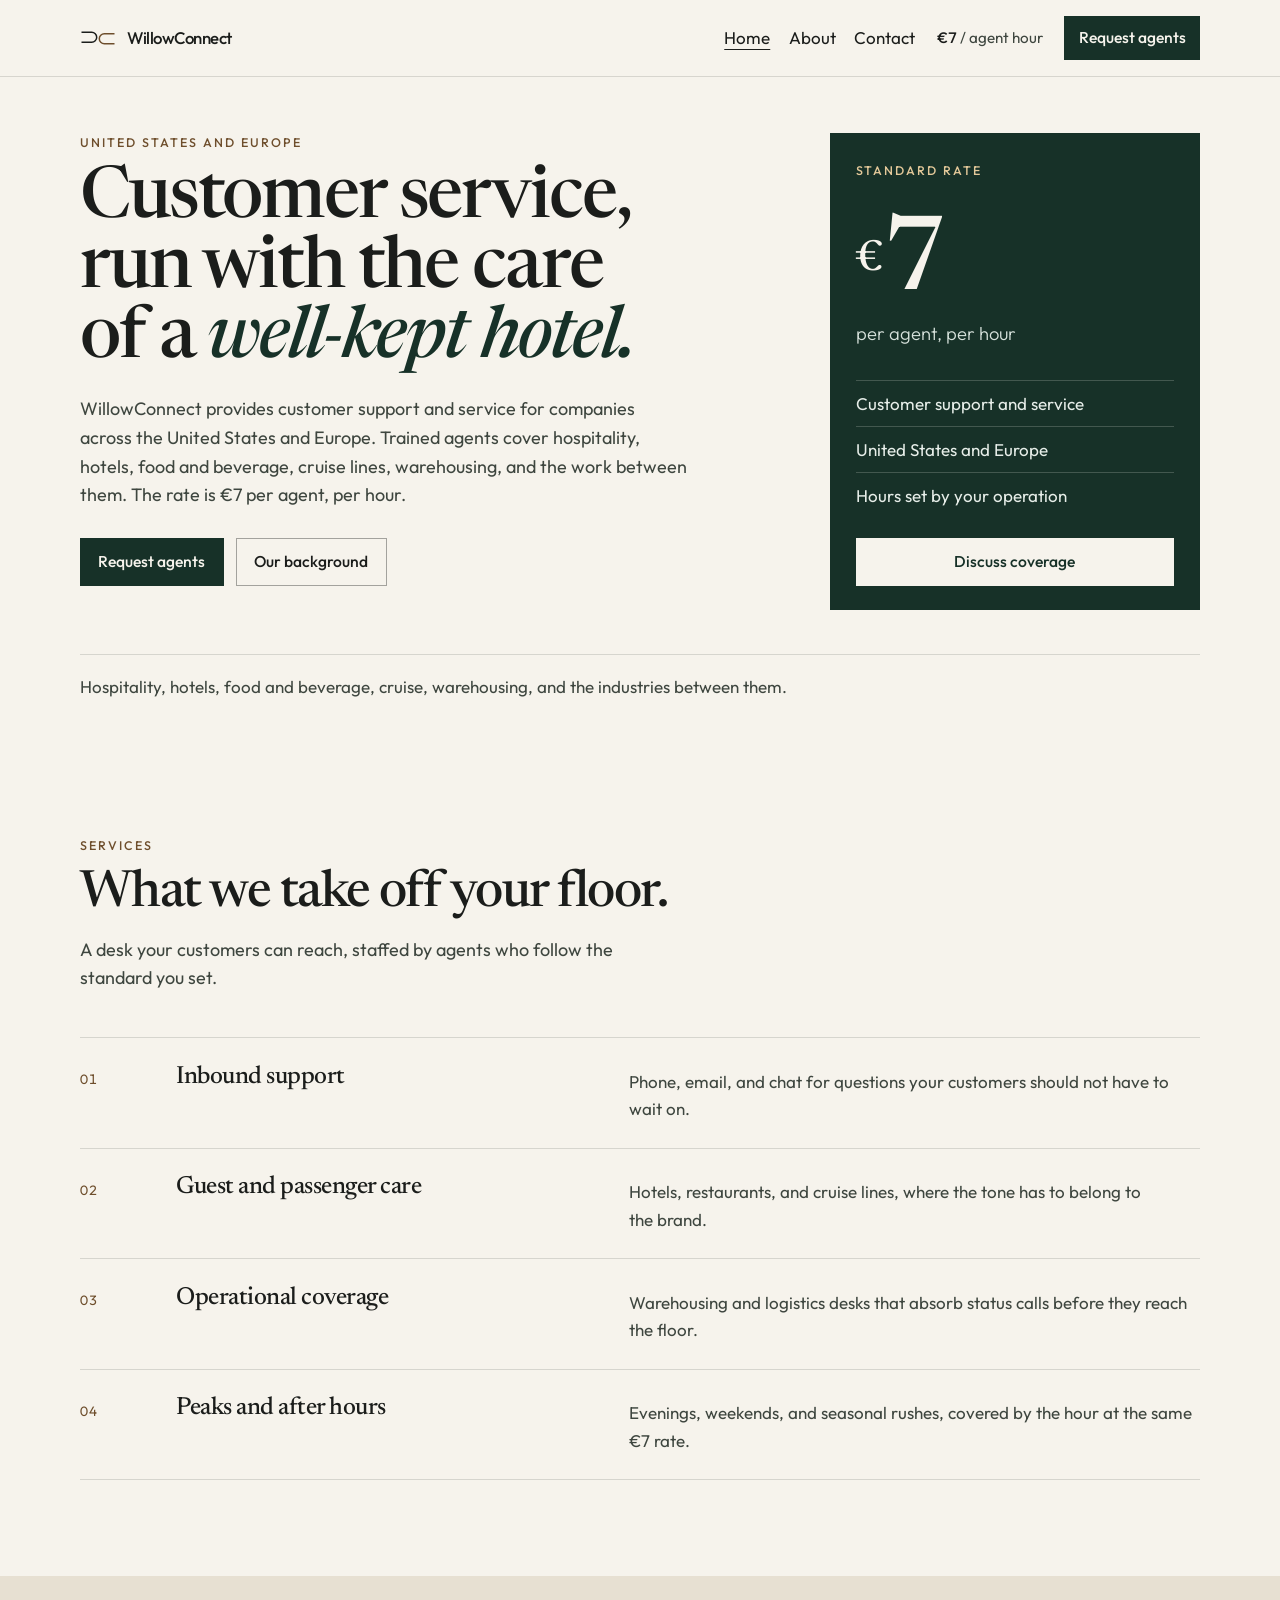
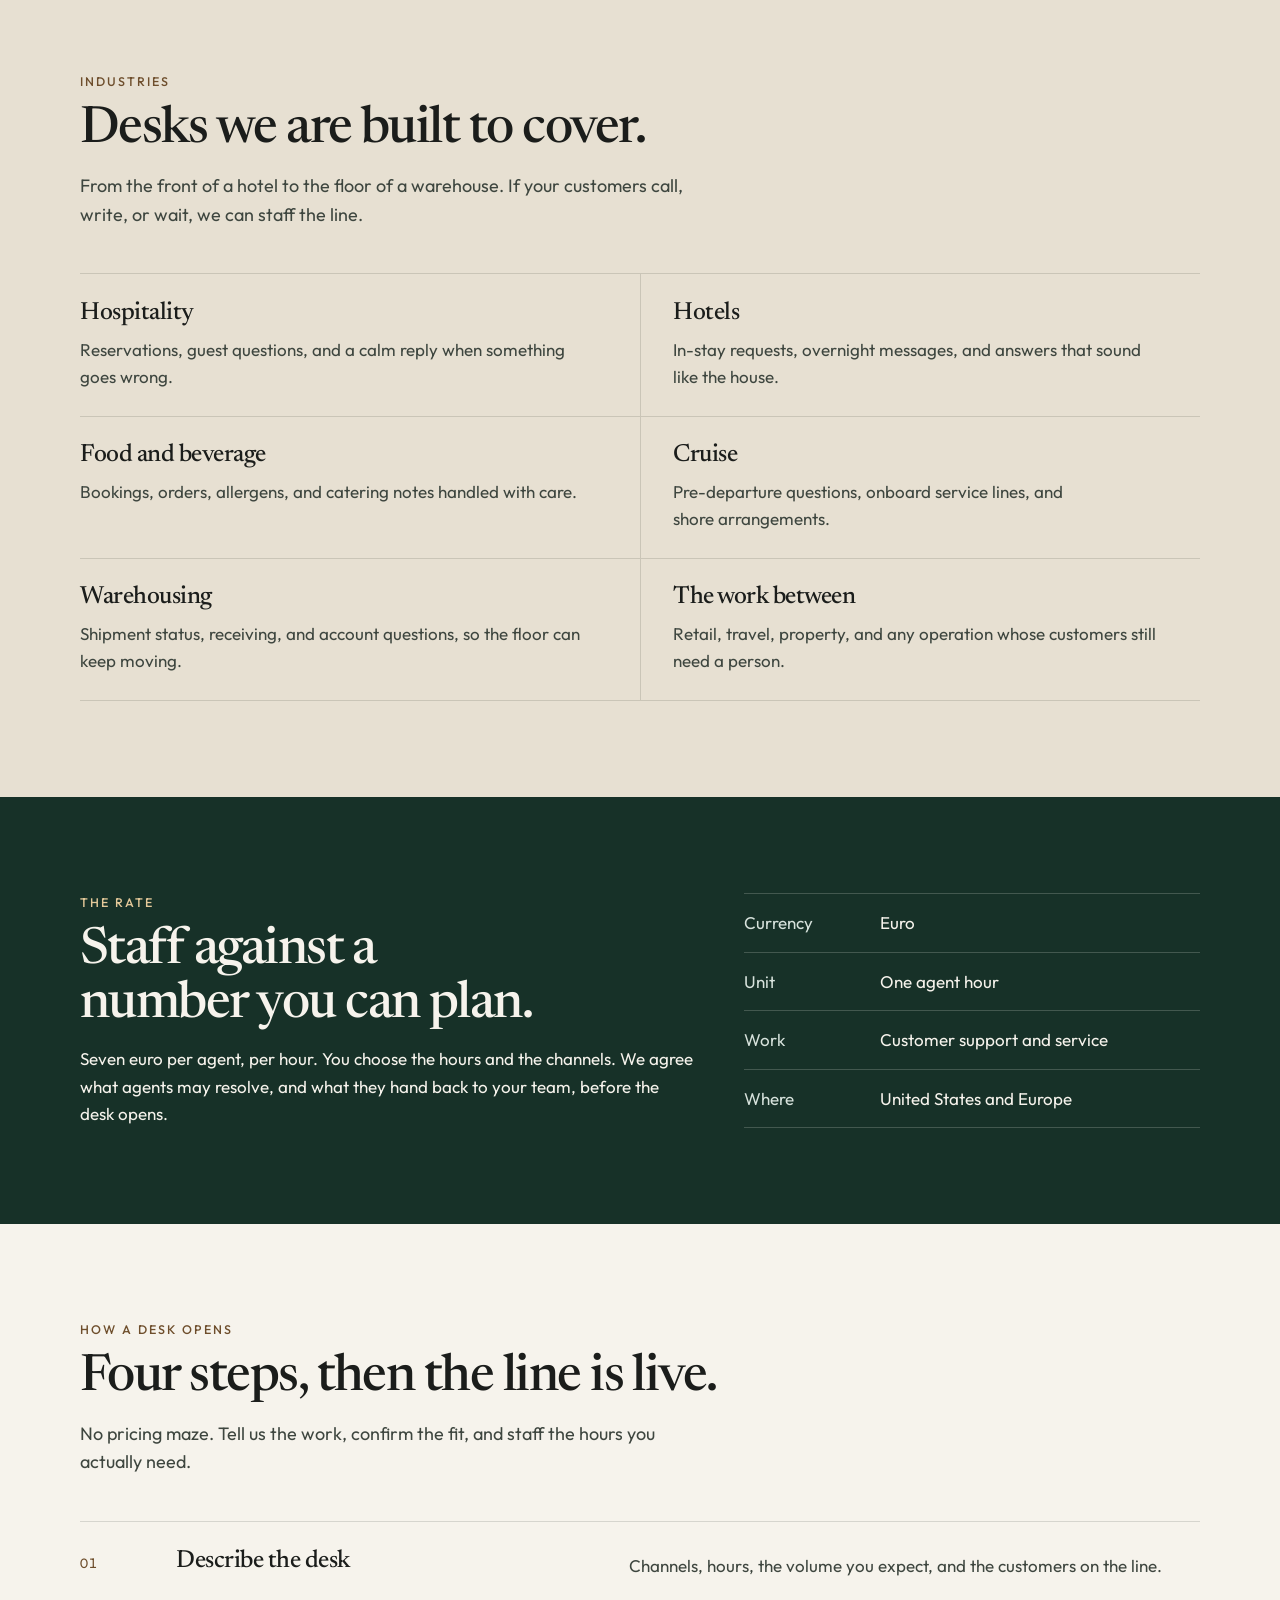
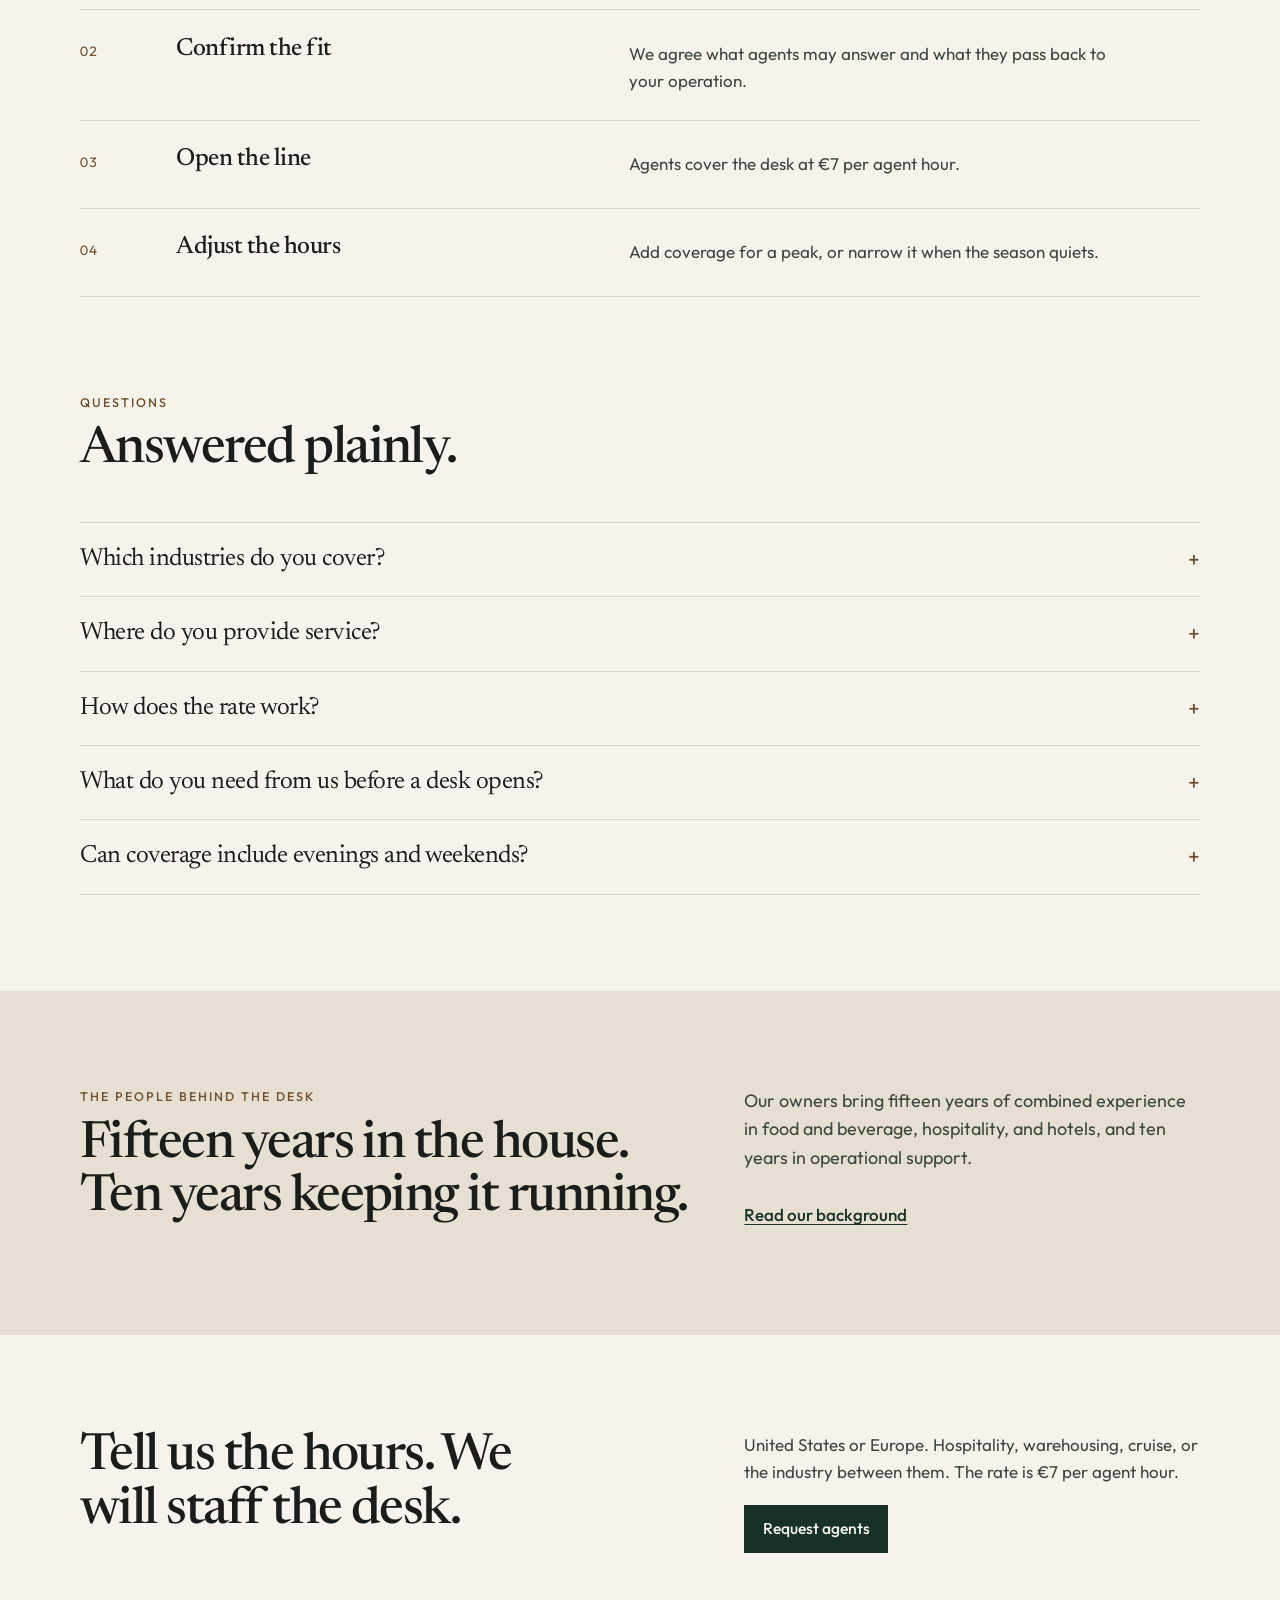
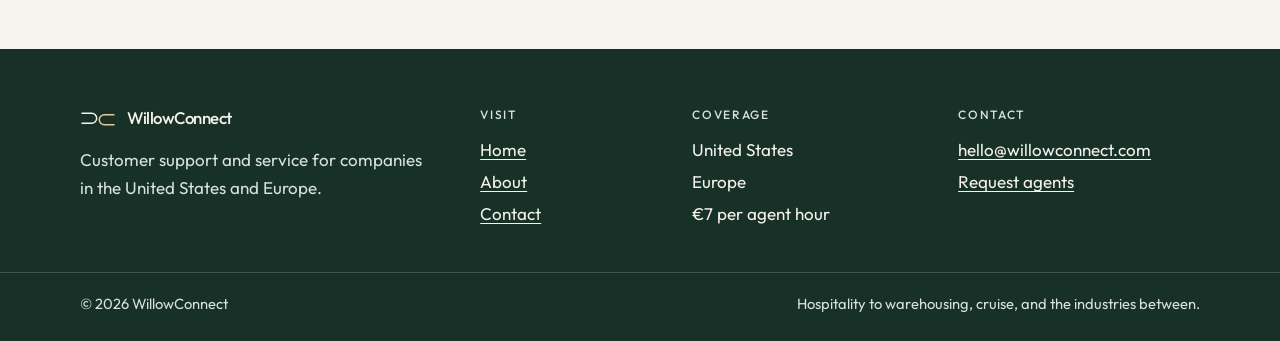
<file: index.html>
<!DOCTYPE html>
<html lang="en">
<head>
  <meta charset="utf-8">
  <meta name="viewport" content="width=device-width, initial-scale=1">
  <meta name="theme-color" content="#173128">
  <meta name="contact-email" content="hello@willowconnect.com">
  <meta name="description" content="WillowConnect provides customer support and service for companies in the United States and Europe, from hospitality and cruise lines to warehousing. €7 per agent hour.">
  <meta property="og:title" content="WillowConnect">
  <meta property="og:description" content="Customer support and service for companies in the United States and Europe. €7 per agent hour.">
  <meta property="og:type" content="website">
  <title>WillowConnect — Customer service for the United States and Europe</title>
  <link rel="icon" href="favicon.svg" type="image/svg+xml">
  <link rel="preconnect" href="https://fonts.googleapis.com">
  <link rel="preconnect" href="https://fonts.gstatic.com" crossorigin>
  <link href="https://fonts.googleapis.com/css2?family=Newsreader:ital,opsz,wght@0,6..72,400;0,6..72,500;0,6..72,600;1,6..72,400;1,6..72,500&family=Outfit:wght@300;400;500;600&display=swap" rel="stylesheet">
  <link rel="stylesheet" href="css/styles.css">
  <script type="application/ld+json">
  {
    "@context": "https://schema.org",
    "@type": "Organization",
    "name": "WillowConnect",
    "email": "hello@willowconnect.com",
    "description": "Customer support and service for companies in the United States and Europe, at €7 per agent hour.",
    "areaServed": ["United States", "Europe"]
  }
  </script>
</head>
<body>
  <a class="skip" href="#main">Skip to content</a>
  <header class="site-header">
    <div class="wrap header-inner">
      <a class="logo" href="index.html">
        <svg class="logo-mark" viewBox="0 0 36 18" aria-hidden="true">
          <path d="M1.5 13.2h10.2a5 5 0 0 0 0-10H1.5" fill="none" stroke="currentColor" stroke-width="1.5"></path>
          <path class="mark-b" d="M34.5 4.8H24.3a5 5 0 0 0 0 10h10.2" fill="none" stroke="currentColor" stroke-width="1.5"></path>
        </svg>
        <span>WillowConnect</span>
      </a>
      <button class="nav-toggle btn btn-ghost btn-small" type="button" aria-expanded="false" aria-controls="site-nav">Menu</button>
      <div class="header-panel" id="site-nav">
        <nav aria-label="Primary">
          <ul class="nav-list">
            <li><a href="index.html" aria-current="page">Home</a></li>
            <li><a href="about.html">About</a></li>
            <li><a href="contact.html">Contact</a></li>
          </ul>
        </nav>
        <p class="header-rate"><strong>€7</strong> / agent hour</p>
        <a class="btn btn-small" href="contact.html">Request agents</a>
      </div>
    </div>
  </header>

  <main id="main">
    <section class="hero">
      <div class="wrap">
        <div class="hero-grid">
          <div>
            <p class="eyebrow">United States and Europe</p>
            <h1>Customer service, run with the care of a <em>well-kept hotel.</em></h1>
            <p class="lede">WillowConnect provides customer support and service for companies across the United States and Europe. Trained agents cover hospitality, hotels, food and beverage, cruise lines, warehousing, and the work between them. The rate is €7 per agent, per hour.</p>
            <div class="hero-actions">
              <a class="btn" href="contact.html">Request agents</a>
              <a class="btn btn-ghost" href="about.html">Our background</a>
            </div>
          </div>
          <aside class="rate-card">
            <p class="eyebrow">Standard rate</p>
            <div>
              <p class="price"><span>€</span>7</p>
              <p class="price-unit">per agent, per hour</p>
            </div>
            <div class="rate-foot">
              <ul>
                <li>Customer support and service</li>
                <li>United States and Europe</li>
                <li>Hours set by your operation</li>
              </ul>
              <a class="btn btn-on-dark" href="contact.html">Discuss coverage</a>
            </div>
          </aside>
        </div>
        <p class="strip">Hospitality, hotels, food and beverage, cruise, warehousing, and the industries between them.</p>
      </div>
    </section>

    <section class="section" id="services">
      <div class="wrap">
        <div class="section-intro">
          <p class="eyebrow">Services</p>
          <h2>What we take off your floor.</h2>
          <p class="lede">A desk your customers can reach, staffed by agents who follow the standard you set.</p>
        </div>
        <ol class="ledger">
          <li>
            <span class="ledger-index">01</span>
            <h3>Inbound support</h3>
            <p>Phone, email, and chat for questions your customers should not have to wait on.</p>
          </li>
          <li>
            <span class="ledger-index">02</span>
            <h3>Guest and passenger care</h3>
            <p>Hotels, restaurants, and cruise lines, where the tone has to belong to the brand.</p>
          </li>
          <li>
            <span class="ledger-index">03</span>
            <h3>Operational coverage</h3>
            <p>Warehousing and logistics desks that absorb status calls before they reach the floor.</p>
          </li>
          <li>
            <span class="ledger-index">04</span>
            <h3>Peaks and after hours</h3>
            <p>Evenings, weekends, and seasonal rushes, covered by the hour at the same €7 rate.</p>
          </li>
        </ol>
      </div>
    </section>

    <section class="section section-stone" id="industries">
      <div class="wrap">
        <div class="section-intro">
          <p class="eyebrow">Industries</p>
          <h2>Desks we are built to cover.</h2>
          <p class="lede">From the front of a hotel to the floor of a warehouse. If your customers call, write, or wait, we can staff the line.</p>
        </div>
        <ul class="index-grid">
          <li>
            <h3>Hospitality</h3>
            <p>Reservations, guest questions, and a calm reply when something goes wrong.</p>
          </li>
          <li>
            <h3>Hotels</h3>
            <p>In-stay requests, overnight messages, and answers that sound like the house.</p>
          </li>
          <li>
            <h3>Food and beverage</h3>
            <p>Bookings, orders, allergens, and catering notes handled with care.</p>
          </li>
          <li>
            <h3>Cruise</h3>
            <p>Pre-departure questions, onboard service lines, and shore arrangements.</p>
          </li>
          <li>
            <h3>Warehousing</h3>
            <p>Shipment status, receiving, and account questions, so the floor can keep moving.</p>
          </li>
          <li>
            <h3>The work between</h3>
            <p>Retail, travel, property, and any operation whose customers still need a person.</p>
          </li>
        </ul>
      </div>
    </section>

    <section class="section section-pine" id="rate">
      <div class="wrap rate-layout">
        <div>
          <p class="eyebrow">The rate</p>
          <h2>Staff against a number you can plan.</h2>
          <p>Seven euro per agent, per hour. You choose the hours and the channels. We agree what agents may resolve, and what they hand back to your team, before the desk opens.</p>
        </div>
        <ul class="rate-list">
          <li><span>Currency</span> Euro</li>
          <li><span>Unit</span> One agent hour</li>
          <li><span>Work</span> Customer support and service</li>
          <li><span>Where</span> United States and Europe</li>
        </ul>
      </div>
    </section>

    <section class="section" id="approach">
      <div class="wrap">
        <div class="section-intro">
          <p class="eyebrow">How a desk opens</p>
          <h2>Four steps, then the line is live.</h2>
          <p class="lede">No pricing maze. Tell us the work, confirm the fit, and staff the hours you actually need.</p>
        </div>
        <ol class="ledger">
          <li>
            <span class="ledger-index">01</span>
            <h3>Describe the desk</h3>
            <p>Channels, hours, the volume you expect, and the customers on the line.</p>
          </li>
          <li>
            <span class="ledger-index">02</span>
            <h3>Confirm the fit</h3>
            <p>We agree what agents may answer and what they pass back to your operation.</p>
          </li>
          <li>
            <span class="ledger-index">03</span>
            <h3>Open the line</h3>
            <p>Agents cover the desk at €7 per agent hour.</p>
          </li>
          <li>
            <span class="ledger-index">04</span>
            <h3>Adjust the hours</h3>
            <p>Add coverage for a peak, or narrow it when the season quiets.</p>
          </li>
        </ol>
      </div>
    </section>

    <section class="section section-follow">
      <div class="wrap">
        <div class="section-intro">
          <p class="eyebrow">Questions</p>
          <h2>Answered plainly.</h2>
        </div>
        <div class="faq">
          <details>
            <summary>Which industries do you cover?</summary>
            <p>Hospitality, hotels, food and beverage, cruise, warehousing, and the industries between them, including retail, travel, and property. If your customers need a person, we can talk about the desk.</p>
          </details>
          <details>
            <summary>Where do you provide service?</summary>
            <p>Companies in the United States and Europe. We staff to the hours your customers keep in those markets.</p>
          </details>
          <details>
            <summary>How does the rate work?</summary>
            <p>€7 per agent, per hour. You set the hours and the channels. That is the published price for agent time, whether the desk is a hotel line or a warehouse line.</p>
          </details>
          <details>
            <summary>What do you need from us before a desk opens?</summary>
            <p>The industry, the markets, the hours, and a clear line between what we answer and what we hand back to you. The contact form is enough to start that conversation.</p>
          </details>
          <details>
            <summary>Can coverage include evenings and weekends?</summary>
            <p>Yes. Peaks, evenings, and weekends are staffed by the hour at the same rate. Tell us the window and we will confirm it before anyone starts.</p>
          </details>
        </div>
      </div>
    </section>

    <section class="section section-stone">
      <div class="wrap teaser">
        <div>
          <p class="eyebrow">The people behind the desk</p>
          <h2>Fifteen years in the house. Ten years keeping it running.</h2>
        </div>
        <div>
          <p class="lede">Our owners bring fifteen years of combined experience in food and beverage, hospitality, and hotels, and ten years in operational support.</p>
          <a class="text-link" href="about.html">Read our background</a>
        </div>
      </div>
    </section>

    <section class="section">
      <div class="wrap close-grid">
        <h2>Tell us the hours. We will staff the desk.</h2>
        <div>
          <p>United States or Europe. Hospitality, warehousing, cruise, or the industry between them. The rate is €7 per agent hour.</p>
          <a class="btn" href="contact.html">Request agents</a>
        </div>
      </div>
    </section>
  </main>

  <footer class="site-footer">
    <div class="wrap footer-grid">
      <div>
        <a class="logo" href="index.html">
          <svg class="logo-mark" viewBox="0 0 36 18" aria-hidden="true">
            <path d="M1.5 13.2h10.2a5 5 0 0 0 0-10H1.5" fill="none" stroke="currentColor" stroke-width="1.5"></path>
            <path class="mark-b" d="M34.5 4.8H24.3a5 5 0 0 0 0 10h10.2" fill="none" stroke="currentColor" stroke-width="1.5"></path>
          </svg>
          <span>WillowConnect</span>
        </a>
        <p class="footer-lead">Customer support and service for companies in the United States and Europe.</p>
      </div>
      <div>
        <p class="footer-label">Visit</p>
        <ul>
          <li><a href="index.html">Home</a></li>
          <li><a href="about.html">About</a></li>
          <li><a href="contact.html">Contact</a></li>
        </ul>
      </div>
      <div>
        <p class="footer-label">Coverage</p>
        <ul>
          <li>United States</li>
          <li>Europe</li>
          <li>€7 per agent hour</li>
        </ul>
      </div>
      <div>
        <p class="footer-label">Contact</p>
        <ul>
          <li><a href="mailto:hello@willowconnect.com">hello@willowconnect.com</a></li>
          <li><a href="contact.html">Request agents</a></li>
        </ul>
      </div>
    </div>
    <div class="footer-base">
      <div class="wrap footer-base-inner">
        <p>© <span class="year">2026</span> WillowConnect</p>
        <p>Hospitality to warehousing, cruise, and the industries between.</p>
      </div>
    </div>
  </footer>
  <script src="js/main.js" defer></script>
</body>
</html>
</file>
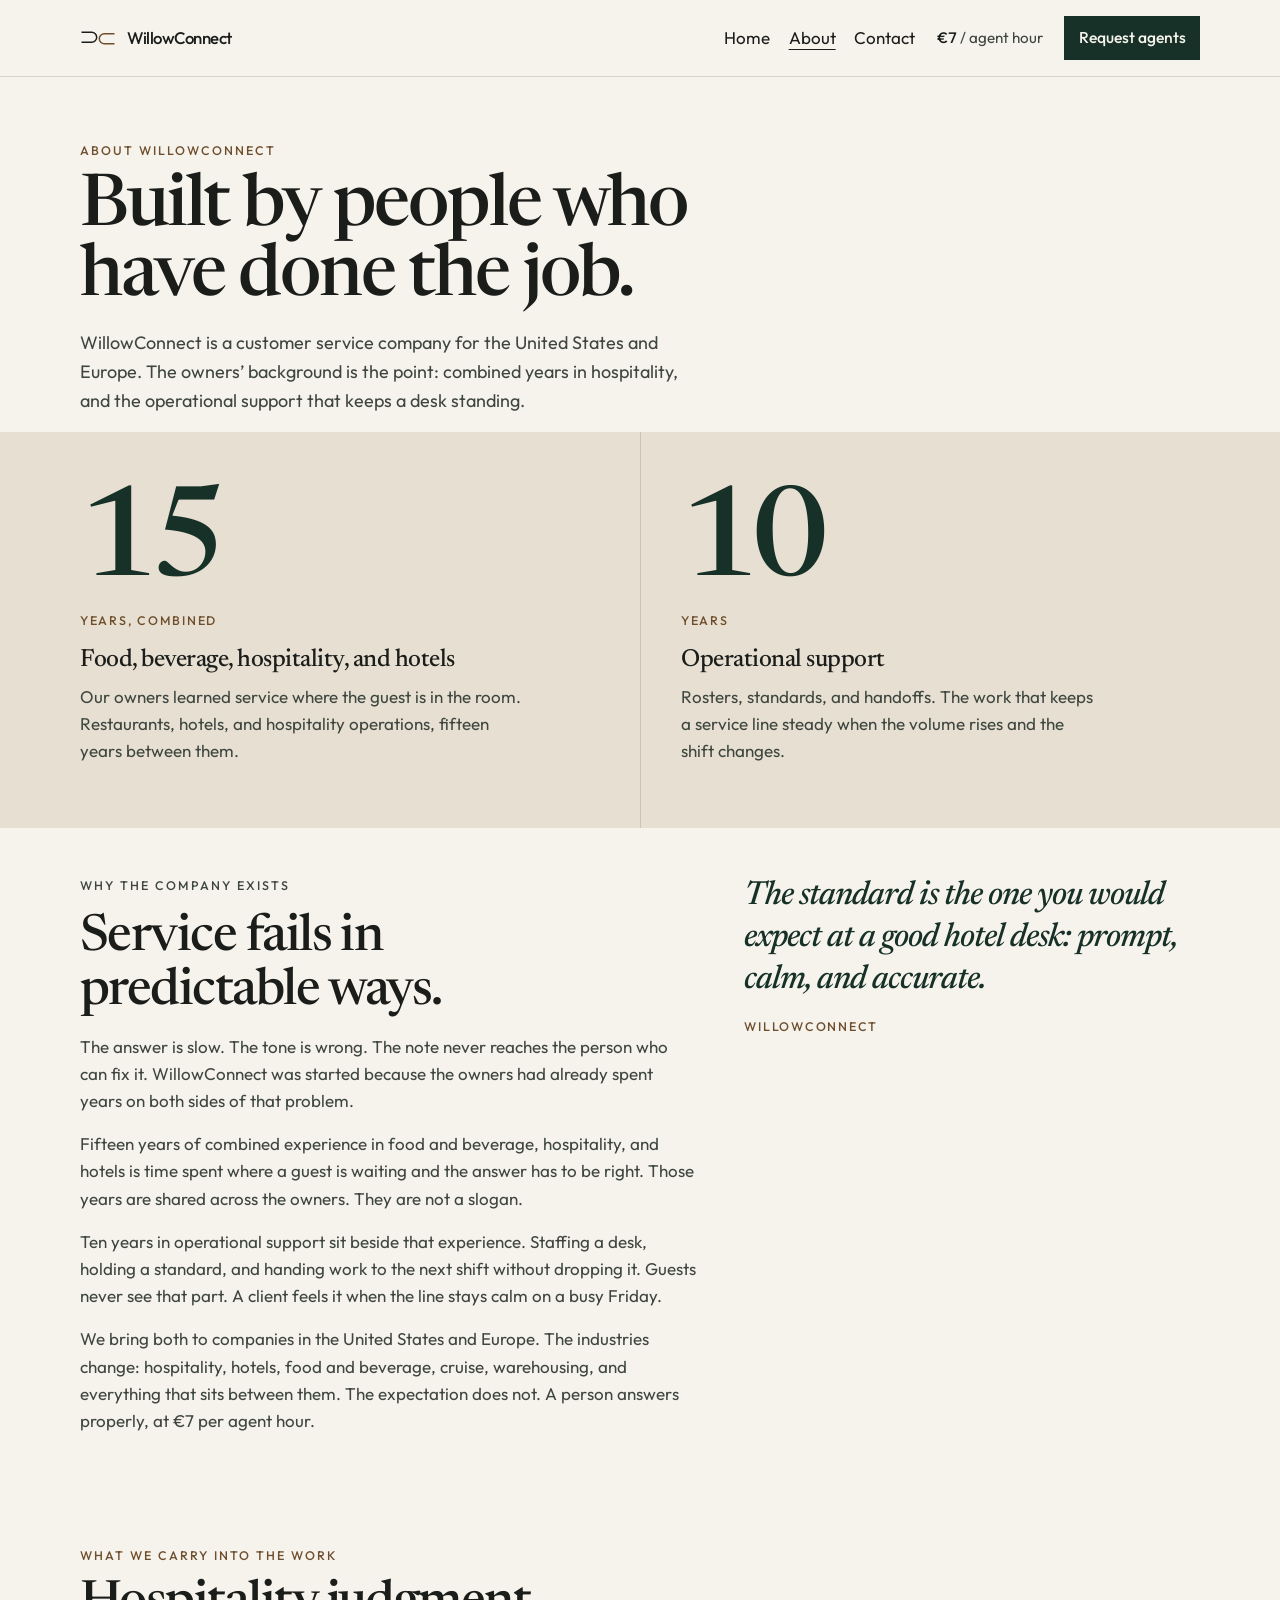
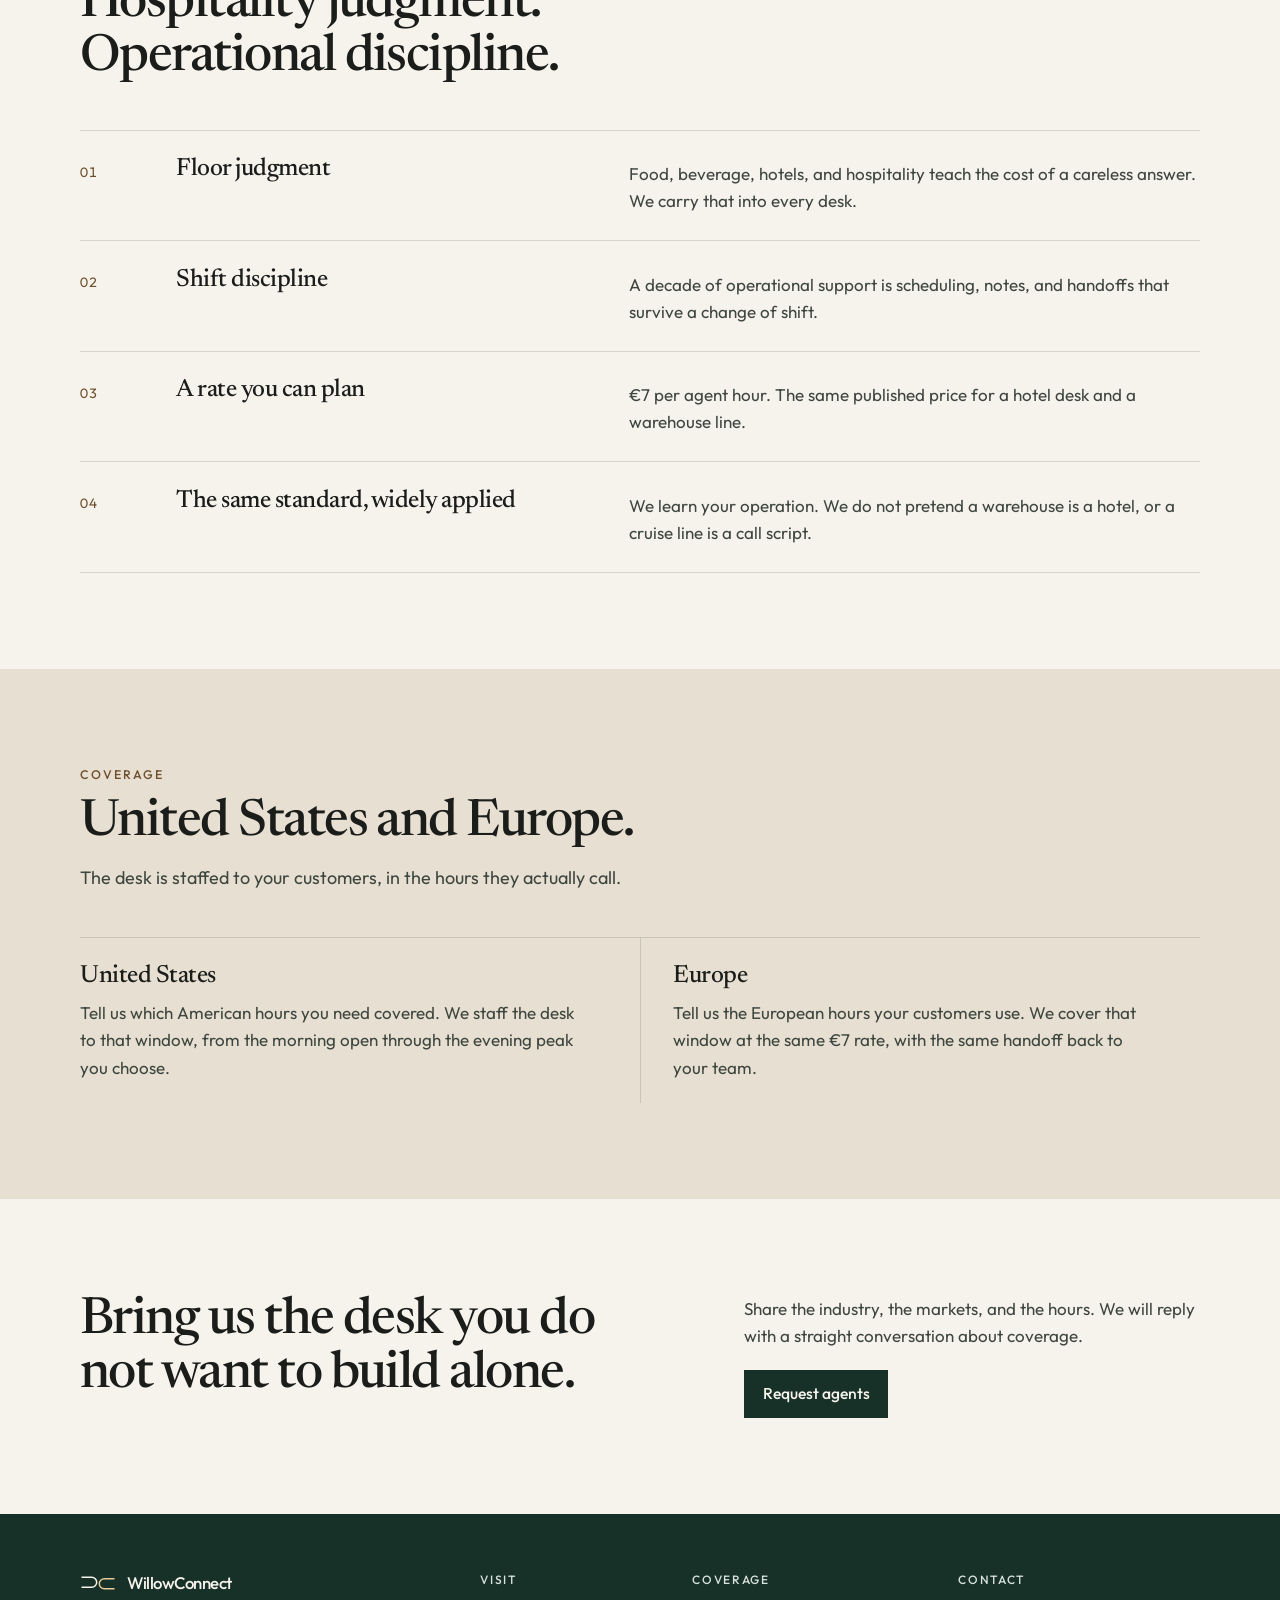
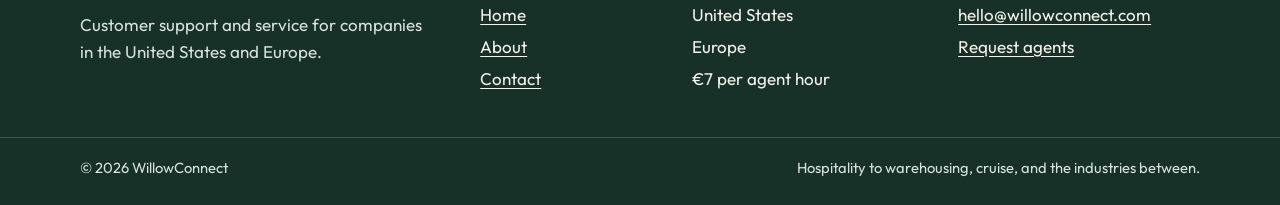
<file: about.html>
<!DOCTYPE html>
<html lang="en">
<head>
  <meta charset="utf-8">
  <meta name="viewport" content="width=device-width, initial-scale=1">
  <meta name="theme-color" content="#173128">
  <meta name="contact-email" content="hello@willowconnect.com">
  <meta name="description" content="The owners of WillowConnect bring 15 years of combined experience in food and beverage, hospitality, and hotels, and 10 years in operational support.">
  <meta property="og:title" content="About WillowConnect">
  <meta property="og:description" content="Fifteen years of combined hospitality experience, and ten years of operational support, behind a customer service desk for the United States and Europe.">
  <meta property="og:type" content="website">
  <title>About — WillowConnect</title>
  <link rel="icon" href="favicon.svg" type="image/svg+xml">
  <link rel="preconnect" href="https://fonts.googleapis.com">
  <link rel="preconnect" href="https://fonts.gstatic.com" crossorigin>
  <link href="https://fonts.googleapis.com/css2?family=Newsreader:ital,opsz,wght@0,6..72,400;0,6..72,500;0,6..72,600;1,6..72,400;1,6..72,500&family=Outfit:wght@300;400;500;600&display=swap" rel="stylesheet">
  <link rel="stylesheet" href="css/styles.css">
</head>
<body>
  <a class="skip" href="#main">Skip to content</a>
  <header class="site-header">
    <div class="wrap header-inner">
      <a class="logo" href="index.html">
        <svg class="logo-mark" viewBox="0 0 36 18" aria-hidden="true">
          <path d="M1.5 13.2h10.2a5 5 0 0 0 0-10H1.5" fill="none" stroke="currentColor" stroke-width="1.5"></path>
          <path class="mark-b" d="M34.5 4.8H24.3a5 5 0 0 0 0 10h10.2" fill="none" stroke="currentColor" stroke-width="1.5"></path>
        </svg>
        <span>WillowConnect</span>
      </a>
      <button class="nav-toggle btn btn-ghost btn-small" type="button" aria-expanded="false" aria-controls="site-nav">Menu</button>
      <div class="header-panel" id="site-nav">
        <nav aria-label="Primary">
          <ul class="nav-list">
            <li><a href="index.html">Home</a></li>
            <li><a href="about.html" aria-current="page">About</a></li>
            <li><a href="contact.html">Contact</a></li>
          </ul>
        </nav>
        <p class="header-rate"><strong>€7</strong> / agent hour</p>
        <a class="btn btn-small" href="contact.html">Request agents</a>
      </div>
    </div>
  </header>

  <main id="main">
    <section class="page-hero">
      <div class="wrap">
        <p class="eyebrow">About WillowConnect</p>
        <h1>Built by people who have done the job.</h1>
        <p class="lede">WillowConnect is a customer service company for the United States and Europe. The owners’ background is the point: combined years in hospitality, and the operational support that keeps a desk standing.</p>
      </div>
    </section>

    <section class="figure-band" aria-labelledby="experience-title">
      <div class="wrap">
        <h2 id="experience-title" class="visually-hidden">Experience</h2>
        <div class="figure-grid">
          <article>
            <p class="figure-value">15</p>
            <p class="figure-unit">Years, combined</p>
            <h3>Food, beverage, hospitality, and hotels</h3>
            <p>Our owners learned service where the guest is in the room. Restaurants, hotels, and hospitality operations, fifteen years between them.</p>
          </article>
          <article>
            <p class="figure-value">10</p>
            <p class="figure-unit">Years</p>
            <h3>Operational support</h3>
            <p>Rosters, standards, and handoffs. The work that keeps a service line steady when the volume rises and the shift changes.</p>
          </article>
        </div>
      </div>
    </section>

    <section class="section story">
      <div class="wrap story-grid">
        <div class="prose">
          <p class="eyebrow">Why the company exists</p>
          <h2>Service fails in predictable ways.</h2>
          <p>The answer is slow. The tone is wrong. The note never reaches the person who can fix it. WillowConnect was started because the owners had already spent years on both sides of that problem.</p>
          <p>Fifteen years of combined experience in food and beverage, hospitality, and hotels is time spent where a guest is waiting and the answer has to be right. Those years are shared across the owners. They are not a slogan.</p>
          <p>Ten years in operational support sit beside that experience. Staffing a desk, holding a standard, and handing work to the next shift without dropping it. Guests never see that part. A client feels it when the line stays calm on a busy Friday.</p>
          <p>We bring both to companies in the United States and Europe. The industries change: hospitality, hotels, food and beverage, cruise, warehousing, and everything that sits between them. The expectation does not. A person answers properly, at €7 per agent hour.</p>
        </div>
        <blockquote>
          <p>The standard is the one you would expect at a good hotel desk: prompt, calm, and accurate.</p>
          <footer>WillowConnect</footer>
        </blockquote>
      </div>
    </section>

    <section class="section section-follow">
      <div class="wrap">
        <div class="section-intro">
          <p class="eyebrow">What we carry into the work</p>
          <h2>Hospitality judgment. Operational discipline.</h2>
        </div>
        <ol class="ledger">
          <li>
            <span class="ledger-index">01</span>
            <h3>Floor judgment</h3>
            <p>Food, beverage, hotels, and hospitality teach the cost of a careless answer. We carry that into every desk.</p>
          </li>
          <li>
            <span class="ledger-index">02</span>
            <h3>Shift discipline</h3>
            <p>A decade of operational support is scheduling, notes, and handoffs that survive a change of shift.</p>
          </li>
          <li>
            <span class="ledger-index">03</span>
            <h3>A rate you can plan</h3>
            <p>€7 per agent hour. The same published price for a hotel desk and a warehouse line.</p>
          </li>
          <li>
            <span class="ledger-index">04</span>
            <h3>The same standard, widely applied</h3>
            <p>We learn your operation. We do not pretend a warehouse is a hotel, or a cruise line is a call script.</p>
          </li>
        </ol>
      </div>
    </section>

    <section class="section section-stone">
      <div class="wrap">
        <div class="section-intro">
          <p class="eyebrow">Coverage</p>
          <h2>United States and Europe.</h2>
          <p class="lede">The desk is staffed to your customers, in the hours they actually call.</p>
        </div>
        <div class="coverage-grid">
          <article>
            <h3>United States</h3>
            <p>Tell us which American hours you need covered. We staff the desk to that window, from the morning open through the evening peak you choose.</p>
          </article>
          <article>
            <h3>Europe</h3>
            <p>Tell us the European hours your customers use. We cover that window at the same €7 rate, with the same handoff back to your team.</p>
          </article>
        </div>
      </div>
    </section>

    <section class="section">
      <div class="wrap close-grid">
        <h2>Bring us the desk you do not want to build alone.</h2>
        <div>
          <p>Share the industry, the markets, and the hours. We will reply with a straight conversation about coverage.</p>
          <a class="btn" href="contact.html">Request agents</a>
        </div>
      </div>
    </section>
  </main>

  <footer class="site-footer">
    <div class="wrap footer-grid">
      <div>
        <a class="logo" href="index.html">
          <svg class="logo-mark" viewBox="0 0 36 18" aria-hidden="true">
            <path d="M1.5 13.2h10.2a5 5 0 0 0 0-10H1.5" fill="none" stroke="currentColor" stroke-width="1.5"></path>
            <path class="mark-b" d="M34.5 4.8H24.3a5 5 0 0 0 0 10h10.2" fill="none" stroke="currentColor" stroke-width="1.5"></path>
          </svg>
          <span>WillowConnect</span>
        </a>
        <p class="footer-lead">Customer support and service for companies in the United States and Europe.</p>
      </div>
      <div>
        <p class="footer-label">Visit</p>
        <ul>
          <li><a href="index.html">Home</a></li>
          <li><a href="about.html">About</a></li>
          <li><a href="contact.html">Contact</a></li>
        </ul>
      </div>
      <div>
        <p class="footer-label">Coverage</p>
        <ul>
          <li>United States</li>
          <li>Europe</li>
          <li>€7 per agent hour</li>
        </ul>
      </div>
      <div>
        <p class="footer-label">Contact</p>
        <ul>
          <li><a href="mailto:hello@willowconnect.com">hello@willowconnect.com</a></li>
          <li><a href="contact.html">Request agents</a></li>
        </ul>
      </div>
    </div>
    <div class="footer-base">
      <div class="wrap footer-base-inner">
        <p>© <span class="year">2026</span> WillowConnect</p>
        <p>Hospitality to warehousing, cruise, and the industries between.</p>
      </div>
    </div>
  </footer>
  <script src="js/main.js" defer></script>
</body>
</html>
</file>
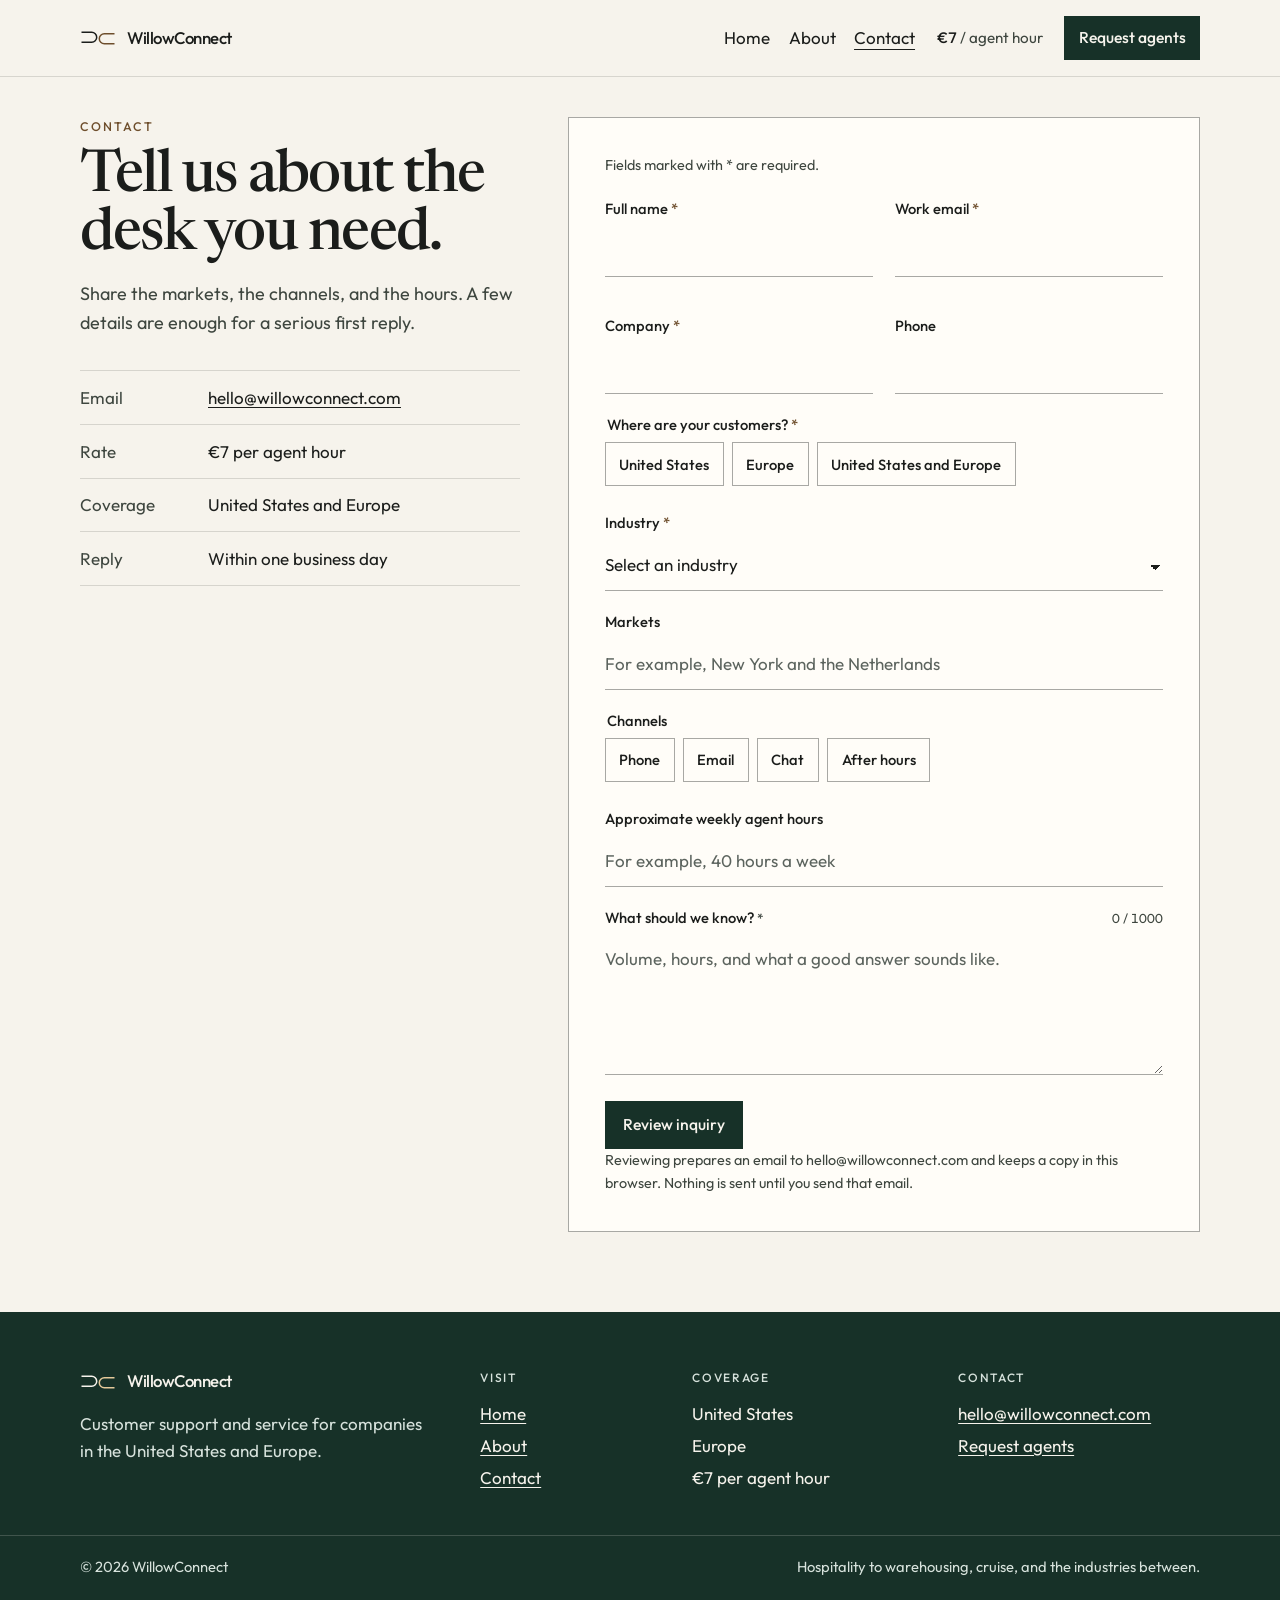
<file: contact.html>
<!DOCTYPE html>
<html lang="en">
<head>
  <meta charset="utf-8">
  <meta name="viewport" content="width=device-width, initial-scale=1">
  <meta name="theme-color" content="#173128">
  <meta name="contact-email" content="hello@willowconnect.com">
  <meta name="description" content="Request WillowConnect agents for customer support in the United States and Europe. €7 per agent hour.">
  <meta property="og:title" content="Contact WillowConnect">
  <meta property="og:description" content="Tell us about the desk you need covered. United States and Europe. €7 per agent hour.">
  <meta property="og:type" content="website">
  <title>Contact — WillowConnect</title>
  <link rel="icon" href="favicon.svg" type="image/svg+xml">
  <link rel="preconnect" href="https://fonts.googleapis.com">
  <link rel="preconnect" href="https://fonts.gstatic.com" crossorigin>
  <link href="https://fonts.googleapis.com/css2?family=Newsreader:ital,opsz,wght@0,6..72,400;0,6..72,500;0,6..72,600;1,6..72,400;1,6..72,500&family=Outfit:wght@300;400;500;600&display=swap" rel="stylesheet">
  <link rel="stylesheet" href="css/styles.css">
</head>
<body>
  <a class="skip" href="#main">Skip to content</a>
  <header class="site-header">
    <div class="wrap header-inner">
      <a class="logo" href="index.html">
        <svg class="logo-mark" viewBox="0 0 36 18" aria-hidden="true">
          <path d="M1.5 13.2h10.2a5 5 0 0 0 0-10H1.5" fill="none" stroke="currentColor" stroke-width="1.5"></path>
          <path class="mark-b" d="M34.5 4.8H24.3a5 5 0 0 0 0 10h10.2" fill="none" stroke="currentColor" stroke-width="1.5"></path>
        </svg>
        <span>WillowConnect</span>
      </a>
      <button class="nav-toggle btn btn-ghost btn-small" type="button" aria-expanded="false" aria-controls="site-nav">Menu</button>
      <div class="header-panel" id="site-nav">
        <nav aria-label="Primary">
          <ul class="nav-list">
            <li><a href="index.html">Home</a></li>
            <li><a href="about.html">About</a></li>
            <li><a href="contact.html" aria-current="page">Contact</a></li>
          </ul>
        </nav>
        <p class="header-rate"><strong>€7</strong> / agent hour</p>
        <a class="btn btn-small" href="#inquiry">Request agents</a>
      </div>
    </div>
  </header>

  <main id="main">
    <div class="wrap contact-grid">
      <div class="contact-intro">
        <p class="eyebrow">Contact</p>
        <h1>Tell us about the desk you need.</h1>
        <p class="lede">Share the markets, the channels, and the hours. A few details are enough for a serious first reply.</p>
        <dl class="facts">
          <div>
            <dt>Email</dt>
            <dd><a href="mailto:hello@willowconnect.com">hello@willowconnect.com</a></dd>
          </div>
          <div>
            <dt>Rate</dt>
            <dd>€7 per agent hour</dd>
          </div>
          <div>
            <dt>Coverage</dt>
            <dd>United States and Europe</dd>
          </div>
          <div>
            <dt>Reply</dt>
            <dd>Within one business day</dd>
          </div>
        </dl>
      </div>

      <div class="form-card" id="inquiry">
        <div id="latest" class="latest" hidden>
          <p id="latest-text"></p>
          <button class="btn btn-ghost btn-small" type="button" id="view-latest">View summary</button>
        </div>

        <form id="inquiry-form" action="mailto:hello@willowconnect.com" method="post" enctype="text/plain" novalidate>
          <p class="form-note">Fields marked with * are required.</p>
          <div id="form-errors" class="form-errors" role="alert" tabindex="-1" hidden>
            <p>Please fix the following before we prepare your inquiry.</p>
            <ul id="form-error-list"></ul>
          </div>

          <div class="fields">
            <div class="field">
              <label for="name">Full name <span class="req" aria-hidden="true">*</span></label>
              <input id="name" name="name" type="text" autocomplete="name" maxlength="80" required>
            </div>
            <div class="field">
              <label for="email">Work email <span class="req" aria-hidden="true">*</span></label>
              <input id="email" name="email" type="email" autocomplete="email" inputmode="email" maxlength="120" required>
            </div>
            <div class="field">
              <label for="company">Company <span class="req" aria-hidden="true">*</span></label>
              <input id="company" name="company" type="text" autocomplete="organization" maxlength="120" required>
            </div>
            <div class="field">
              <label for="phone">Phone</label>
              <input id="phone" name="phone" type="tel" autocomplete="tel" inputmode="tel" maxlength="24">
            </div>
          </div>

          <fieldset id="region-set">
            <legend>Where are your customers? <span class="req" aria-hidden="true">*</span></legend>
            <div class="choices">
              <label class="choice"><input type="radio" name="region" value="United States" required> United States</label>
              <label class="choice"><input type="radio" name="region" value="Europe"> Europe</label>
              <label class="choice"><input type="radio" name="region" value="United States and Europe"> United States and Europe</label>
            </div>
          </fieldset>

          <div class="field">
            <label for="industry">Industry <span class="req" aria-hidden="true">*</span></label>
            <select id="industry" name="industry" required>
              <option value="" selected>Select an industry</option>
              <option>Hospitality</option>
              <option>Hotels</option>
              <option>Food and beverage</option>
              <option>Cruise</option>
              <option>Warehousing and logistics</option>
              <option>Retail</option>
              <option>Travel</option>
              <option>Property</option>
              <option>Another industry</option>
            </select>
          </div>

          <div class="field">
            <label for="markets">Markets</label>
            <input id="markets" name="markets" type="text" maxlength="140" placeholder="For example, New York and the Netherlands">
          </div>

          <fieldset>
            <legend>Channels</legend>
            <div class="choices">
              <label class="choice"><input type="checkbox" name="channel" value="Phone"> Phone</label>
              <label class="choice"><input type="checkbox" name="channel" value="Email"> Email</label>
              <label class="choice"><input type="checkbox" name="channel" value="Chat"> Chat</label>
              <label class="choice"><input type="checkbox" name="channel" value="After hours"> After hours</label>
            </div>
          </fieldset>

          <div class="field">
            <label for="hours">Approximate weekly agent hours</label>
            <input id="hours" name="hours" type="text" maxlength="80" inputmode="text" placeholder="For example, 40 hours a week">
          </div>

          <div class="field">
            <div class="field-head">
              <label for="message">What should we know? <span class="req" aria-hidden="true">*</span></label>
              <span id="message-count">0 / 1000</span>
            </div>
            <textarea id="message" name="message" maxlength="1000" required placeholder="Volume, hours, and what a good answer sounds like."></textarea>
          </div>

          <div class="form-actions">
            <button class="btn" type="submit">Review inquiry</button>
          </div>
          <p class="fine">Reviewing prepares an email to hello@willowconnect.com and keeps a copy in this browser. Nothing is sent until you send that email.</p>
        </form>

        <div id="confirmation" class="confirmation" tabindex="-1" hidden>
          <p class="eyebrow">Inquiry ready</p>
          <h2>Your inquiry is ready to send.</h2>
          <p id="confirmation-lead"></p>
          <dl id="confirmation-details" class="summary"></dl>
          <div class="confirmation-actions">
            <a class="btn" id="email-link" href="mailto:hello@willowconnect.com">Email this inquiry</a>
            <button class="btn btn-ghost" type="button" id="copy-summary">Copy summary</button>
            <button class="btn btn-ghost" type="button" id="new-inquiry">Start another</button>
          </div>
          <p class="fine" id="copy-status" role="status"></p>
          <textarea id="summary-fallback" class="summary-fallback" hidden readonly></textarea>
        </div>
      </div>
    </div>
  </main>

  <footer class="site-footer">
    <div class="wrap footer-grid">
      <div>
        <a class="logo" href="index.html">
          <svg class="logo-mark" viewBox="0 0 36 18" aria-hidden="true">
            <path d="M1.5 13.2h10.2a5 5 0 0 0 0-10H1.5" fill="none" stroke="currentColor" stroke-width="1.5"></path>
            <path class="mark-b" d="M34.5 4.8H24.3a5 5 0 0 0 0 10h10.2" fill="none" stroke="currentColor" stroke-width="1.5"></path>
          </svg>
          <span>WillowConnect</span>
        </a>
        <p class="footer-lead">Customer support and service for companies in the United States and Europe.</p>
      </div>
      <div>
        <p class="footer-label">Visit</p>
        <ul>
          <li><a href="index.html">Home</a></li>
          <li><a href="about.html">About</a></li>
          <li><a href="contact.html">Contact</a></li>
        </ul>
      </div>
      <div>
        <p class="footer-label">Coverage</p>
        <ul>
          <li>United States</li>
          <li>Europe</li>
          <li>€7 per agent hour</li>
        </ul>
      </div>
      <div>
        <p class="footer-label">Contact</p>
        <ul>
          <li><a href="mailto:hello@willowconnect.com">hello@willowconnect.com</a></li>
          <li><a href="contact.html">Request agents</a></li>
        </ul>
      </div>
    </div>
    <div class="footer-base">
      <div class="wrap footer-base-inner">
        <p>© <span class="year">2026</span> WillowConnect</p>
        <p>Hospitality to warehousing, cruise, and the industries between.</p>
      </div>
    </div>
  </footer>
  <script src="js/main.js" defer></script>
  <script src="js/contact.js" defer></script>
</body>
</html>
</file>
<file: css/styles.css>
:root {
  --ivory: #f6f3ec;
  --paper: #fffdf8;
  --stone: #e7e0d2;
  --ink: #1b1d1b;
  --muted: #3e463f;
  --line: rgba(27, 29, 27, 0.14);
  --line-strong: rgba(27, 29, 27, 0.38);
  --pine: #173128;
  --pine-deep: #10241d;
  --brass: #6e4e2c;
  --brass-bright: #e4c99a;
  --soft-on-dark: #d7e2dc;
  --danger: #7a3018;
  --danger-bg: #f6e4da;
  --serif: "Newsreader", "Iowan Old Style", Palatino, Georgia, serif;
  --sans: "Outfit", "Avenir Next", "Segoe UI", sans-serif;
  --wrap: min(1120px, calc(100% - 48px));
  color-scheme: light;
}

*,
*::before,
*::after {
  box-sizing: border-box;
}

html {
  scroll-behavior: smooth;
  -webkit-text-size-adjust: 100%;
}

body {
  margin: 0;
  min-height: 100vh;
  display: flex;
  flex-direction: column;
  font-family: var(--sans);
  font-size: 1.0625rem;
  line-height: 1.6;
  color: var(--ink);
  background: var(--ivory);
  text-rendering: optimizeLegibility;
  -webkit-font-smoothing: antialiased;
}

main {
  flex: 1;
}

h1,
h2,
h3,
p,
ul,
ol,
dl,
blockquote,
figure {
  margin: 0;
}

h1,
h2,
.figure-value,
.price,
summary {
  text-wrap: balance;
}

p {
  text-wrap: pretty;
}

a {
  color: inherit;
}

img,
svg {
  display: block;
  max-width: 100%;
}

button,
input,
select,
textarea {
  font: inherit;
  color: inherit;
}

:focus-visible {
  outline: 2px solid var(--ivory);
  outline-offset: 2px;
  box-shadow: 0 0 0 4px var(--pine);
}

::selection {
  background: var(--pine);
  color: var(--ivory);
}

.skip {
  position: absolute;
  left: 16px;
  top: -48px;
  z-index: 50;
  background: var(--pine);
  color: var(--ivory);
  padding: 0.6rem 0.9rem;
  text-decoration: none;
}

.skip:focus {
  top: 12px;
}

.wrap {
  width: var(--wrap);
  margin-inline: auto;
}

.eyebrow {
  margin: 0 0 0.75rem;
  font-size: 0.78rem;
  font-weight: 500;
  letter-spacing: 0.16em;
  text-transform: uppercase;
  color: var(--brass);
}

h1,
h2,
h3 {
  font-family: var(--serif);
  font-weight: 500;
  letter-spacing: -0.03em;
  color: var(--ink);
  margin-bottom: 0.8rem;
}

h1 {
  font-size: clamp(2.8rem, 5.6vw, 5.15rem);
  line-height: 0.98;
}

h1 em {
  font-style: italic;
  font-weight: 500;
  color: var(--pine);
}

h2 {
  font-size: clamp(2.05rem, 4vw, 3.35rem);
  line-height: 1.05;
}

h3 {
  font-size: 1.55rem;
  line-height: 1.15;
  letter-spacing: -0.02em;
  margin-bottom: 0.45rem;
}

.lede {
  max-width: 38rem;
  font-size: 1.125rem;
  color: var(--muted);
}

.section {
  padding: 6rem 0;
}

.section-follow {
  padding-top: 0;
}

.section-intro {
  max-width: 40rem;
  margin-bottom: 2.75rem;
}

.section-intro h2,
.section-intro .lede {
  margin-bottom: 0.85rem;
}

.section-stone {
  background: var(--stone);
}

.section-pine {
  background: var(--pine);
  color: var(--ivory);
}

.section-pine h2,
.section-pine p {
  color: var(--ivory);
}

.section-pine .eyebrow {
  color: var(--brass-bright);
}

.site-header {
  position: sticky;
  top: 0;
  z-index: 30;
  background: rgba(246, 243, 236, 0.94);
  border-bottom: 1px solid var(--line);
  backdrop-filter: blur(16px);
}

.header-inner {
  display: flex;
  align-items: center;
  justify-content: space-between;
  min-height: 76px;
  gap: 1rem;
}

.logo {
  display: inline-flex;
  align-items: center;
  gap: 0.7rem;
  color: inherit;
  text-decoration: none;
  font-weight: 500;
  letter-spacing: -0.03em;
  font-size: 1.05rem;
}

.logo-mark {
  width: 36px;
  height: 18px;
  flex: none;
}

.mark-b {
  stroke: var(--brass);
}

.site-footer .mark-b {
  stroke: var(--brass-bright);
}

.header-panel {
  display: flex;
  align-items: center;
  gap: 1.35rem;
  margin-left: auto;
}

.nav-list {
  display: flex;
  align-items: center;
  gap: 0.35rem 1.15rem;
  list-style: none;
  margin: 0;
  padding: 0;
}

.nav-list a {
  display: inline-flex;
  align-items: center;
  min-height: 44px;
  text-decoration: none;
}

.nav-list a:hover,
.nav-list a[aria-current="page"] {
  text-decoration: underline;
  text-underline-offset: 0.28em;
  text-decoration-thickness: 1px;
}

.header-rate {
  margin: 0;
  color: var(--muted);
  font-size: 0.95rem;
  font-variant-numeric: tabular-nums;
}

.header-rate strong {
  color: var(--ink);
  font-weight: 500;
}

button.nav-toggle {
  display: none;
}

[hidden] {
  display: none !important;
}

.btn {
  display: inline-flex;
  align-items: center;
  justify-content: center;
  min-height: 48px;
  padding: 0.7rem 1.15rem;
  border: 0;
  background: var(--pine);
  color: var(--ivory);
  text-decoration: none;
  font-family: inherit;
  font-size: 0.98rem;
  font-weight: 500;
  line-height: 1;
  cursor: pointer;
}

.btn:hover {
  background: var(--pine-deep);
}

.btn-small {
  min-height: 44px;
  padding: 0.55rem 0.9rem;
}

.btn-ghost {
  background: transparent;
  color: var(--ink);
  box-shadow: inset 0 0 0 1px var(--line-strong);
}

.btn-ghost:hover {
  background: transparent;
  box-shadow: inset 0 0 0 1.5px var(--ink);
}

.btn-on-dark {
  background: var(--ivory);
  color: var(--pine);
}

.btn-on-dark:hover {
  background: #fff;
  color: var(--pine-deep);
}

.hero {
  padding: 3.5rem 0 2.5rem;
}

.hero-grid {
  display: grid;
  grid-template-columns: minmax(0, 1.35fr) minmax(260px, 0.72fr);
  gap: 3.5rem;
  align-items: stretch;
}

.hero h1 {
  margin: 0.35rem 0 1.2rem;
}

.hero-actions {
  display: flex;
  flex-wrap: wrap;
  gap: 0.75rem;
  margin-top: 1.75rem;
}

.rate-card {
  display: flex;
  flex-direction: column;
  gap: 2rem;
  background: var(--pine);
  color: var(--ivory);
  padding: 1.75rem 1.6rem 1.5rem;
}

.rate-card .eyebrow {
  color: var(--brass-bright);
}

.price {
  font-family: var(--serif);
  font-weight: 500;
  font-size: clamp(5.2rem, 8vw, 7.4rem);
  line-height: 0.8;
  letter-spacing: -0.045em;
  color: var(--ivory);
}

.price span {
  font-size: 0.42em;
  letter-spacing: 0;
  margin-right: 0.04em;
  vertical-align: 0.45em;
}

.price-unit {
  margin-top: 0.75rem;
  font-weight: 300;
  font-size: 1.15rem;
  color: var(--soft-on-dark);
}

.rate-foot {
  margin-top: auto;
}

.rate-card ul,
.plain-list {
  list-style: none;
  margin: 0;
  padding: 0;
}

.rate-card li {
  padding: 0.55rem 0;
  border-top: 1px solid rgba(246, 243, 236, 0.2);
  color: #e7eee9;
}

.rate-card .btn {
  margin-top: 1.25rem;
  width: 100%;
}

.strip {
  margin-top: 2.75rem;
  padding-top: 1.15rem;
  border-top: 1px solid var(--line);
  color: var(--muted);
}

.ledger {
  list-style: none;
  margin: 0;
  padding: 0;
}

.ledger li {
  display: grid;
  grid-template-columns: 4.5rem minmax(0, 0.9fr) minmax(0, 1.2fr);
  gap: 1.25rem 1.5rem;
  align-items: start;
  padding: 1.6rem 0;
  border-top: 1px solid var(--line);
}

.ledger li:last-child {
  border-bottom: 1px solid var(--line);
}

.ledger-index {
  padding-top: 0.35rem;
  color: var(--brass);
  font-size: 0.85rem;
  letter-spacing: 0.08em;
  font-variant-numeric: tabular-nums;
}

.ledger p {
  color: var(--muted);
  padding-top: 0.25rem;
}

.index-grid {
  display: grid;
  grid-template-columns: 1fr 1fr;
  list-style: none;
  margin: 0;
  padding: 0;
  border-top: 1px solid var(--line);
}

.index-grid li {
  padding: 1.6rem 2rem 1.6rem 0;
  border-bottom: 1px solid var(--line);
}

.index-grid li:nth-child(even) {
  padding-left: 2rem;
  border-left: 1px solid var(--line);
}

.index-grid p {
  color: var(--muted);
  max-width: 34rem;
}

.rate-layout,
.story-grid,
.teaser,
.close-grid,
.coverage-grid,
.contact-grid {
  display: grid;
  gap: 3rem;
  align-items: start;
}

.rate-layout,
.story-grid,
.teaser,
.close-grid {
  grid-template-columns: minmax(0, 1.15fr) minmax(0, 0.85fr);
}

.coverage-grid {
  grid-template-columns: 1fr 1fr;
  gap: 0;
  border-top: 1px solid var(--line);
}

.coverage-grid article {
  padding: 1.6rem 2rem 0.4rem 0;
}

.coverage-grid article + article {
  padding-left: 2rem;
  border-left: 1px solid var(--line);
}

.coverage-grid p,
.story-grid .prose p {
  color: var(--muted);
  margin-bottom: 1rem;
}

.rate-list {
  list-style: none;
  margin: 0;
  padding: 0;
}

.rate-list li {
  display: grid;
  grid-template-columns: 7.5rem 1fr;
  gap: 1rem;
  padding: 0.95rem 0;
  border-top: 1px solid rgba(246, 243, 236, 0.2);
}

.rate-list li:last-child {
  border-bottom: 1px solid rgba(246, 243, 236, 0.2);
}

.rate-list span {
  color: var(--soft-on-dark);
}

.faq details {
  border-top: 1px solid var(--line);
  padding: 1.05rem 0;
}

.faq details:last-child {
  border-bottom: 1px solid var(--line);
}

summary {
  display: flex;
  justify-content: space-between;
  align-items: center;
  gap: 1rem;
  cursor: pointer;
  font-family: var(--serif);
  font-size: clamp(1.3rem, 2vw, 1.55rem);
  letter-spacing: -0.02em;
  list-style: none;
}

summary::-webkit-details-marker {
  display: none;
}

summary::after {
  content: "+";
  flex: none;
  font-family: var(--sans);
  font-size: 1.35rem;
  line-height: 1;
  color: var(--brass);
}

details[open] summary::after {
  content: "–";
}

.faq details p {
  max-width: 42rem;
  padding-top: 0.75rem;
  color: var(--muted);
}

.teaser .lede,
.close-grid p {
  color: var(--muted);
  margin-bottom: 1.25rem;
}

.text-link {
  display: inline-flex;
  align-items: center;
  min-height: 44px;
  font-weight: 500;
  color: var(--pine);
  text-underline-offset: 0.2em;
}

.figure-band {
  background: var(--stone);
}

.figure-grid {
  display: grid;
  grid-template-columns: 1fr 1fr;
}

.figure-grid article {
  padding: 4rem 2.5rem 4rem 0;
}

.figure-grid article + article {
  padding-left: 2.5rem;
  border-left: 1px solid var(--line);
}

.figure-value {
  font-family: var(--serif);
  font-weight: 500;
  font-size: clamp(5rem, 10vw, 7.75rem);
  line-height: 0.82;
  letter-spacing: -0.045em;
  color: var(--pine);
}

.figure-unit {
  margin: 0.85rem 0 1rem;
  letter-spacing: 0.14em;
  text-transform: uppercase;
  font-size: 0.78rem;
  font-weight: 500;
  color: var(--brass);
}

.figure-grid p:last-child {
  color: var(--muted);
  max-width: 28rem;
}

.page-hero {
  padding: 4rem 0 1rem;
}

.page-hero h1 {
  max-width: 16ch;
  margin-bottom: 1rem;
}

.story {
  padding-top: 3rem;
}

blockquote {
  margin: 0;
  font-family: var(--serif);
  font-style: italic;
  font-weight: 500;
  font-size: clamp(1.7rem, 2.6vw, 2.35rem);
  line-height: 1.25;
  letter-spacing: -0.03em;
  color: var(--pine);
}

blockquote footer {
  margin-top: 1.1rem;
  font-family: var(--sans);
  font-style: normal;
  font-weight: 500;
  font-size: 0.78rem;
  letter-spacing: 0.14em;
  text-transform: uppercase;
  color: var(--brass);
}

.contact-grid {
  grid-template-columns: minmax(0, 0.82fr) minmax(0, 1.18fr);
  padding: 2.5rem 0 5rem;
  align-items: start;
}

.contact-intro h1 {
  font-size: clamp(2.6rem, 4.6vw, 4.3rem);
  max-width: 12ch;
  margin-bottom: 1rem;
}

.facts {
  margin-top: 2rem;
}

.facts div {
  display: grid;
  grid-template-columns: 7rem 1fr;
  gap: 1rem;
  padding: 0.8rem 0;
  border-top: 1px solid var(--line);
}

.facts div:last-child {
  border-bottom: 1px solid var(--line);
}

.facts dt {
  color: var(--muted);
}

.facts dd {
  margin: 0;
}

.facts a {
  text-underline-offset: 0.18em;
  overflow-wrap: anywhere;
}

.form-card {
  background: var(--paper);
  border: 1px solid var(--line-strong);
  padding: clamp(1.25rem, 3vw, 2.25rem);
}

.fields {
  display: grid;
  grid-template-columns: 1fr 1fr;
  gap: 1.15rem 1.4rem;
}

.field,
fieldset {
  margin: 0 0 1.2rem;
}

fieldset {
  border: 0;
  padding: 0;
}

label,
legend {
  display: block;
  font-size: 0.92rem;
  font-weight: 500;
  margin-bottom: 0.35rem;
}

.req {
  color: var(--brass);
  font-weight: 500;
}

input,
select,
textarea {
  width: 100%;
  background: transparent;
  border: 0;
  border-bottom: 1px solid var(--line-strong);
  border-radius: 0;
  padding: 0.7rem 0;
  min-height: 48px;
}

textarea {
  min-height: 140px;
  resize: vertical;
  line-height: 1.5;
}

select {
  appearance: none;
  padding-right: 1.6rem;
  background-image: linear-gradient(45deg, transparent 50%, var(--ink) 50%),
    linear-gradient(135deg, var(--ink) 50%, transparent 50%);
  background-position: calc(100% - 8px) 55%, calc(100% - 3px) 55%;
  background-size: 5px 5px, 5px 5px;
  background-repeat: no-repeat;
}

::placeholder {
  color: #5c645e;
  opacity: 1;
}

[aria-invalid="true"] {
  border-bottom-color: var(--danger);
}

.choices {
  display: flex;
  flex-wrap: wrap;
  gap: 0.5rem;
}

.choice {
  position: relative;
  display: inline-flex;
  align-items: center;
  min-height: 44px;
  padding: 0.35rem 0.85rem;
  border: 1px solid var(--line-strong);
  cursor: pointer;
}

.choice input {
  position: absolute;
  opacity: 0;
  inset: 0;
  width: 100%;
  min-height: 100%;
  margin: 0;
  cursor: pointer;
}

.choice:has(input:checked) {
  background: var(--pine);
  border-color: var(--pine);
  color: var(--ivory);
}

.choice:has(input:focus-visible) {
  outline: 2px solid var(--ivory);
  outline-offset: 2px;
  box-shadow: 0 0 0 4px var(--pine);
}

.choice input:focus-visible {
  outline: none;
  box-shadow: none;
}

input:user-invalid,
select:user-invalid,
textarea:user-invalid {
  border-bottom-color: var(--danger);
}

input:focus-visible,
select:focus-visible,
textarea:focus-visible {
  outline: none;
  box-shadow: none;
  border-bottom-color: var(--pine);
}

input[aria-invalid="true"]:focus-visible,
select[aria-invalid="true"]:focus-visible,
textarea[aria-invalid="true"]:focus-visible {
  border-bottom-color: var(--danger);
}

#confirmation,
#inquiry,
#form-errors {
  scroll-margin-top: 6rem;
}

.hint,
.fine,
.form-note {
  color: var(--muted);
  font-size: 0.9rem;
}

.form-note {
  margin-bottom: 1.25rem;
}

.field-head {
  display: flex;
  justify-content: space-between;
  gap: 1rem;
  align-items: baseline;
}

.field-head span {
  color: var(--muted);
  font-size: 0.82rem;
  font-variant-numeric: tabular-nums;
}

.form-errors {
  background: var(--danger-bg);
  color: var(--danger);
  padding: 0.9rem 1rem;
  margin-bottom: 1.2rem;
}

.form-errors ul {
  margin: 0.35rem 0 0;
  padding-left: 1.1rem;
}

.form-actions {
  display: flex;
  flex-wrap: wrap;
  gap: 0.75rem;
  align-items: center;
  margin-top: 0.5rem;
}

.latest {
  display: flex;
  justify-content: space-between;
  align-items: center;
  gap: 0.75rem 1rem;
  flex-wrap: wrap;
  padding-bottom: 1rem;
  margin-bottom: 1.1rem;
  border-bottom: 1px solid var(--line);
}

.latest p {
  margin: 0;
  max-width: 36rem;
}

.confirmation h2 {
  font-size: clamp(2rem, 4vw, 2.8rem);
  margin-bottom: 0.75rem;
}

.summary {
  display: grid;
  grid-template-columns: 9.5rem minmax(0, 1fr);
  gap: 0.45rem 1rem;
  margin: 1.25rem 0;
}

.summary dt {
  color: var(--muted);
}

.summary dd {
  margin: 0;
  overflow-wrap: anywhere;
  white-space: pre-wrap;
}

.summary-fallback {
  width: 100%;
  min-height: 180px;
  margin-bottom: 1rem;
  padding: 0.75rem;
  border: 1px solid var(--line-strong);
  background: var(--ivory);
}

.confirmation-actions {
  display: flex;
  flex-wrap: wrap;
  gap: 0.65rem;
  margin: 0.5rem 0 0.75rem;
}

.site-footer {
  background: var(--pine);
  color: var(--ivory);
  padding-top: 3.5rem;
}

.site-footer .logo {
  color: var(--ivory);
  margin-bottom: 0.9rem;
}

.footer-grid {
  display: grid;
  grid-template-columns: 1.4fr 0.7fr 0.9fr 0.9fr;
  gap: 2rem 1.5rem;
}

.footer-label {
  margin: 0 0 0.75rem;
  font-size: 0.75rem;
  font-weight: 500;
  letter-spacing: 0.14em;
  text-transform: uppercase;
  color: var(--soft-on-dark);
}

.site-footer ul {
  list-style: none;
  margin: 0;
  padding: 0;
}

.site-footer li {
  margin: 0.3rem 0;
}

.site-footer a {
  text-underline-offset: 0.18em;
}

.site-footer .logo {
  text-decoration: none;
}

.footer-lead {
  max-width: 22rem;
  color: var(--soft-on-dark);
}

.footer-base {
  margin-top: 2.5rem;
  border-top: 1px solid rgba(246, 243, 236, 0.18);
}

.footer-base-inner {
  display: flex;
  justify-content: space-between;
  gap: 1rem;
  flex-wrap: wrap;
  padding: 1.15rem 0 1.6rem;
  color: var(--soft-on-dark);
  font-size: 0.92rem;
}

.visually-hidden {
  position: absolute;
  width: 1px;
  height: 1px;
  padding: 0;
  margin: -1px;
  overflow: hidden;
  clip: rect(0, 0, 0, 0);
  white-space: nowrap;
  border: 0;
}

@media (min-width: 901px) {
  .contact-intro {
    position: sticky;
    top: 6.5rem;
  }
}

@media (max-width: 900px) {
  .hero-grid,
  .rate-layout,
  .story-grid,
  .teaser,
  .close-grid,
  .contact-grid,
  .figure-grid,
  .coverage-grid,
  .index-grid,
  .footer-grid {
    grid-template-columns: 1fr;
  }

  .index-grid li,
  .index-grid li:nth-child(even),
  .coverage-grid article,
  .coverage-grid article + article,
  .figure-grid article,
  .figure-grid article + article {
    padding-left: 0;
    padding-right: 0;
    border-left: 0;
  }

  .figure-grid article + article,
  .coverage-grid article + article {
    border-top: 1px solid var(--line);
    padding-top: 1.6rem;
  }

  .figure-grid article {
    padding-top: 2.5rem;
    padding-bottom: 2.5rem;
  }

  .contact-intro h1,
  .page-hero h1 {
    max-width: none;
  }
}

@media (max-width: 860px) {
  button.nav-toggle {
    display: inline-flex;
    margin-left: auto;
  }

  .header-inner {
    flex-wrap: wrap;
  }

  .header-panel {
    display: none;
    flex-basis: 100%;
    width: 100%;
    flex-direction: column;
    align-items: flex-start;
    gap: 0.35rem;
    margin-left: 0;
    padding: 0.25rem 0 1.15rem;
  }

  .header-panel.is-open {
    display: flex;
  }

  .nav-list {
    flex-direction: column;
    align-items: flex-start;
    width: 100%;
    gap: 0;
  }

  .nav-list a {
    font-size: 1.2rem;
  }
}

@media (max-width: 720px) {
  :root {
    --wrap: min(1120px, calc(100% - 32px));
  }

  .section {
    padding: 4rem 0;
  }

  .hero {
    padding-top: 2.25rem;
  }

  .ledger li {
    grid-template-columns: 3rem minmax(0, 1fr);
  }

  .ledger-index {
    grid-row: span 2;
  }

  .ledger p {
    grid-column: 2;
  }

  .fields,
  .summary,
  .facts div,
  .rate-list li {
    grid-template-columns: 1fr;
  }

  .rate-card .btn,
  .confirmation-actions .btn,
  .form-actions .btn {
    width: 100%;
  }

  .footer-base-inner {
    flex-direction: column;
  }
}

@media (prefers-reduced-motion: reduce) {
  html {
    scroll-behavior: auto;
  }

  *,
  *::before,
  *::after {
    animation: none !important;
    transition: none !important;
  }
}
</file>
